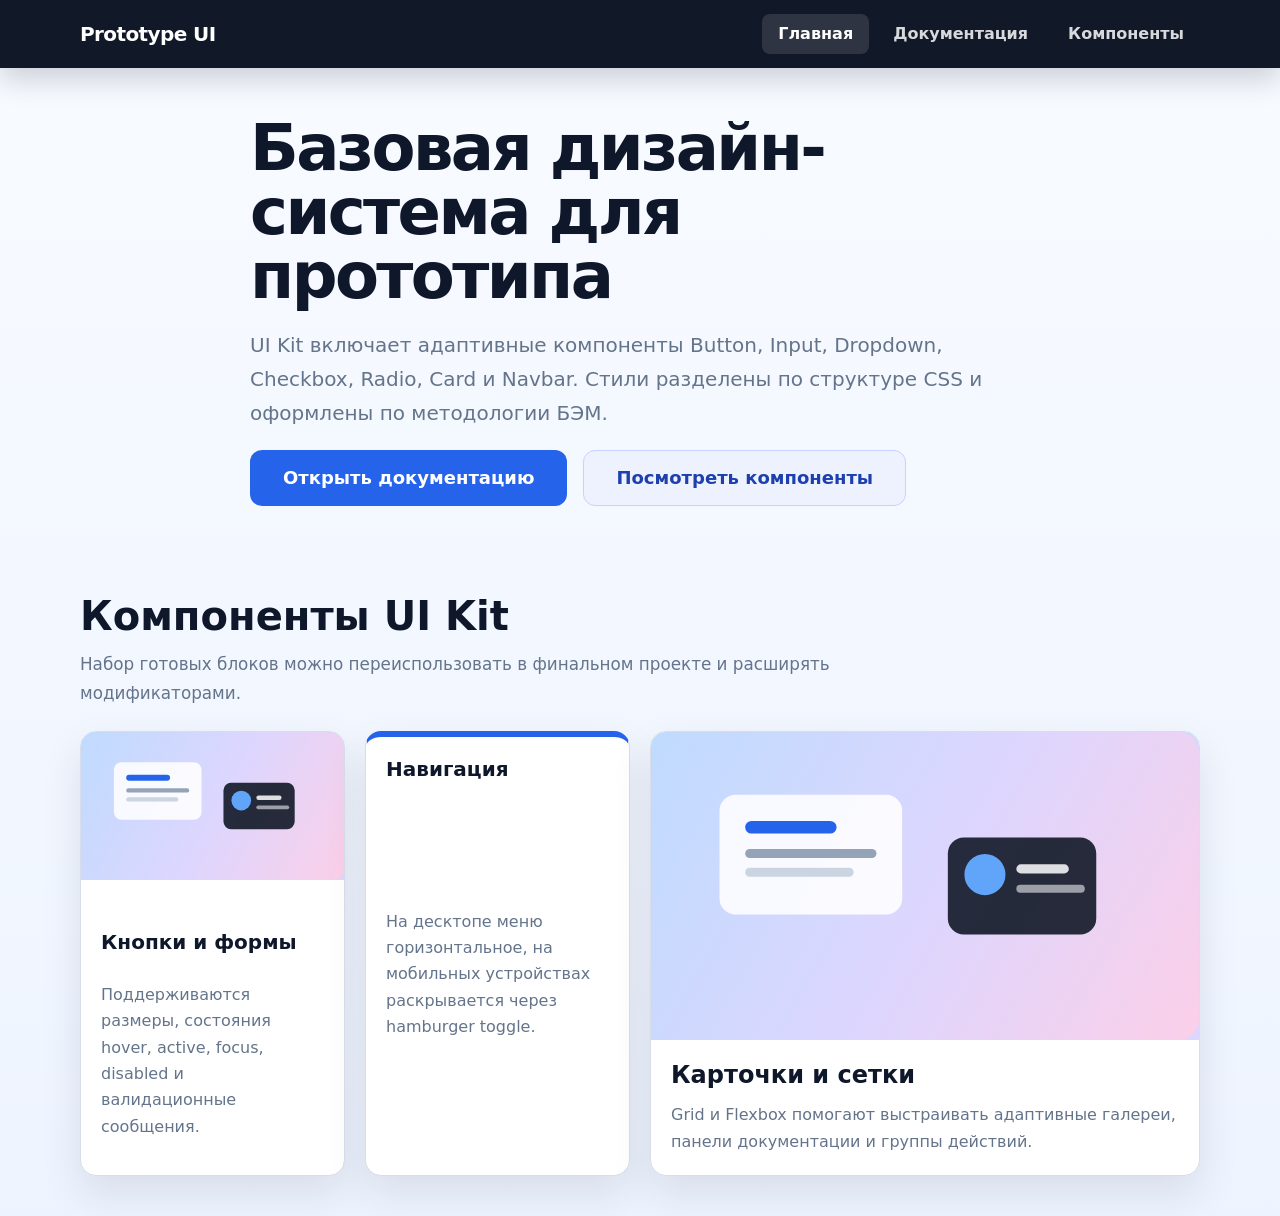
<file: index.html>
<!doctype html>
<html lang="ru">
  <head>
    <meta charset="utf-8">
    <meta name="viewport" content="width=device-width, initial-scale=1">
    <title>UI Kit для итогового проекта</title>
    <link rel="stylesheet" href="css/main.css">
  </head>
  <body class="page">
    <header class="navbar">
      <div class="navbar__inner container">
        <a class="navbar__brand" href="index.html">Prototype UI</a>
        <input class="navbar__toggle" type="checkbox" id="navbar-toggle" aria-label="Открыть меню">
        <label class="navbar__burger" for="navbar-toggle" aria-hidden="true"><span class="navbar__burger-line"></span></label>
        <nav class="navbar__menu" aria-label="Основная навигация">
          <a class="navbar__link navbar__link--active" href="index.html">Главная</a>
          <a class="navbar__link" href="docs.html">Документация</a>
          <a class="navbar__link" href="#components">Компоненты</a>
        </nav>
      </div>
    </header>

    <main>
      <section class="hero">
        <div class="container hero__content">
          <h1 class="hero__title">Базовая дизайн-система для прототипа</h1>
          <p class="hero__text">UI Kit включает адаптивные компоненты Button, Input, Dropdown, Checkbox, Radio, Card и Navbar. Стили разделены по структуре CSS и оформлены по методологии БЭМ.</p>
          <div class="stack">
            <a class="button button--primary button--large" href="docs.html">Открыть документацию</a>
            <a class="button button--secondary button--large" href="#components">Посмотреть компоненты</a>
          </div>
        </div>
      </section>

      <section class="section" id="components">
        <div class="container">
          <div class="section__header">
            <h2 class="section__title">Компоненты UI Kit</h2>
            <p class="section__description">Набор готовых блоков можно переиспользовать в финальном проекте и расширять модификаторами.</p>
          </div>
          <div class="grid grid--cards">
            <article class="card card--medium">
              <img class="card__image" src="assets/card-gradient.svg" alt="Абстрактная иллюстрация компонента">
              <div class="card__body">
                <h3 class="card__title">Кнопки и формы</h3>
                <p class="card__text">Поддерживаются размеры, состояния hover, active, focus, disabled и валидационные сообщения.</p>
              </div>
            </article>
            <article class="card card--without-image card--medium">
              <div class="card__body">
                <h3 class="card__title">Навигация</h3>
                <p class="card__text">На десктопе меню горизонтальное, на мобильных устройствах раскрывается через hamburger toggle.</p>
              </div>
            </article>
            <article class="card card--large">
              <img class="card__image" src="assets/card-gradient.svg" alt="Пример карточки UI Kit">
              <div class="card__body">
                <h3 class="card__title">Карточки и сетки</h3>
                <p class="card__text">Grid и Flexbox помогают выстраивать адаптивные галереи, панели документации и группы действий.</p>
              </div>
            </article>
          </div>
        </div>
      </section>
    </main>
  </body>
</html>
</file>
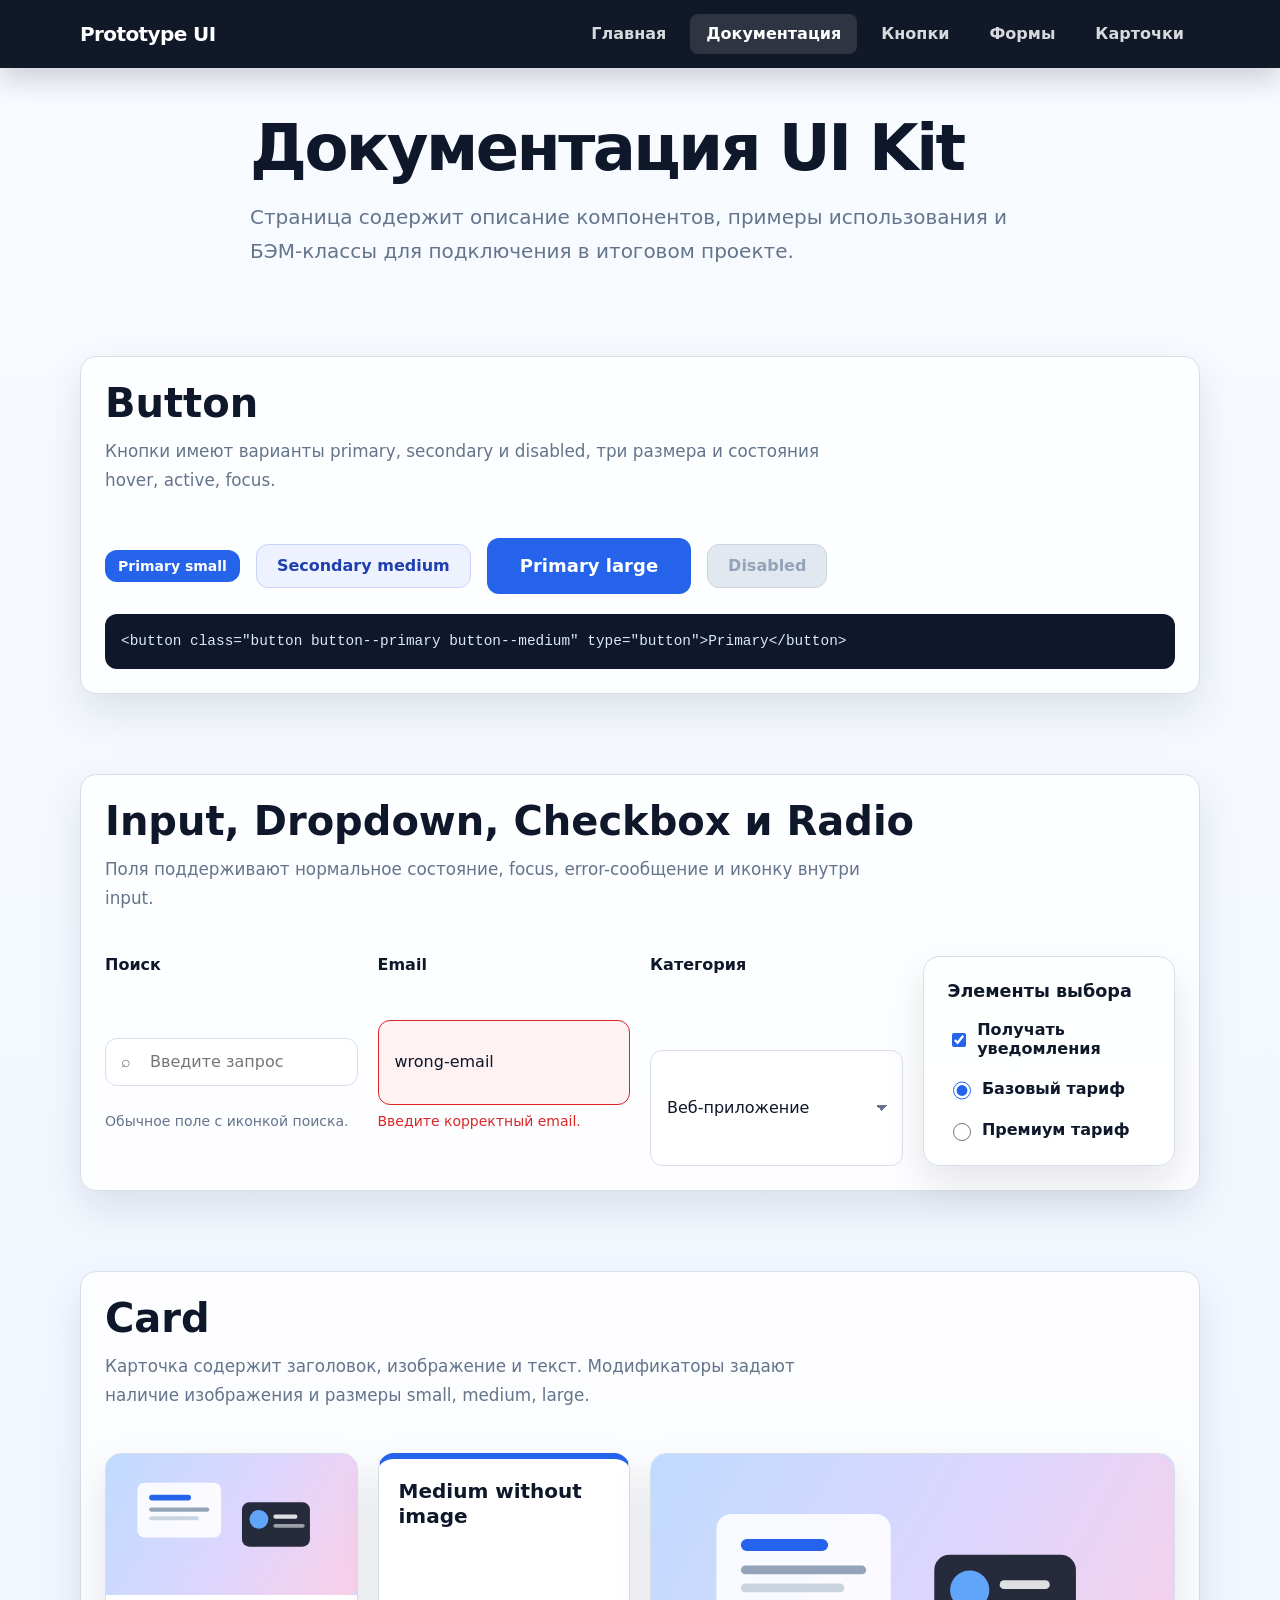
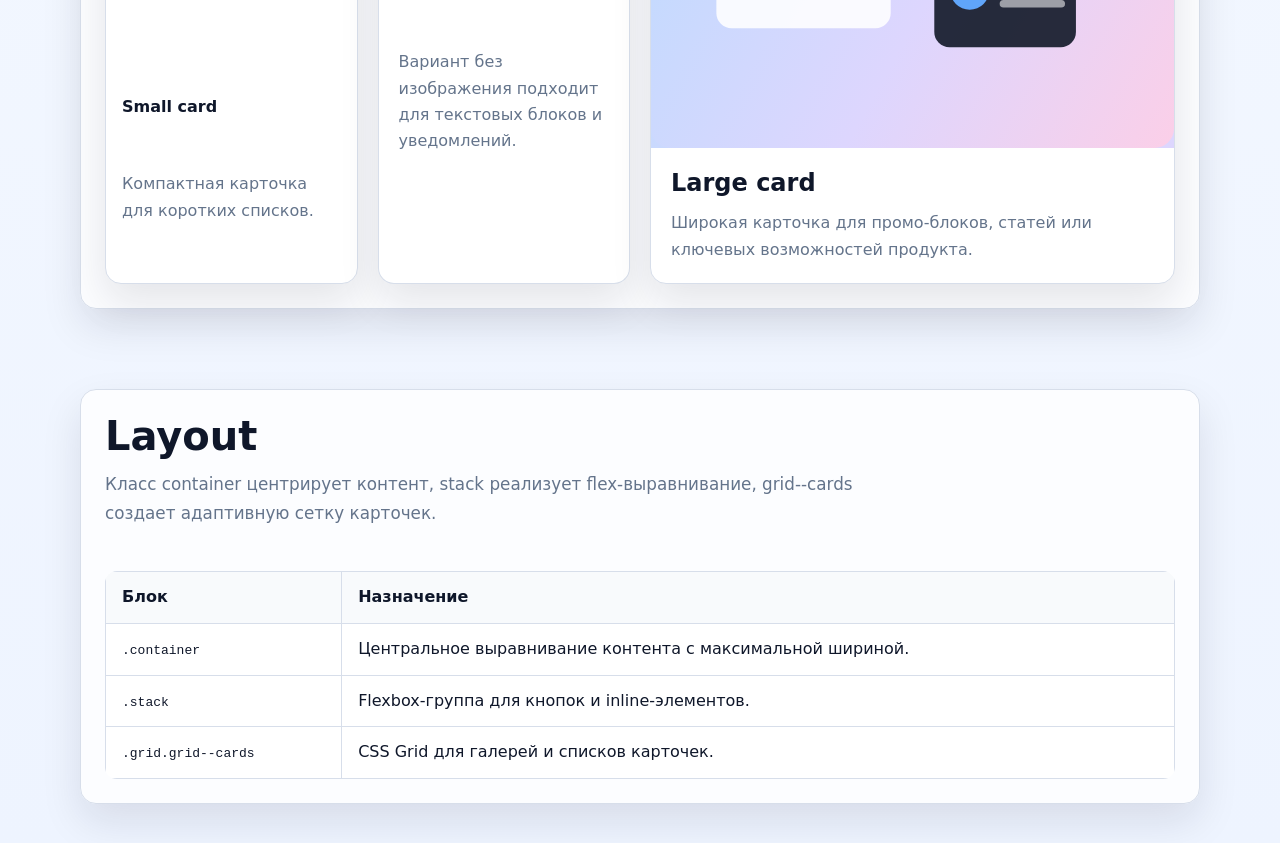
<file: docs.html>
<!doctype html>
<html lang="ru">
  <head>
    <meta charset="utf-8">
    <meta name="viewport" content="width=device-width, initial-scale=1">
    <title>Документация UI Kit</title>
    <link rel="stylesheet" href="css/main.css">
  </head>
  <body class="page">
    <header class="navbar">
      <div class="navbar__inner container">
        <a class="navbar__brand" href="index.html">Prototype UI</a>
        <input class="navbar__toggle" type="checkbox" id="navbar-toggle" aria-label="Открыть меню">
        <label class="navbar__burger" for="navbar-toggle" aria-hidden="true"><span class="navbar__burger-line"></span></label>
        <nav class="navbar__menu" aria-label="Основная навигация">
          <a class="navbar__link" href="index.html">Главная</a>
          <a class="navbar__link navbar__link--active" href="docs.html">Документация</a>
          <a class="navbar__link" href="#buttons">Кнопки</a>
          <a class="navbar__link" href="#forms">Формы</a>
          <a class="navbar__link" href="#cards">Карточки</a>
        </nav>
      </div>
    </header>

    <main>
      <section class="hero">
        <div class="container hero__content">
          <h1 class="hero__title">Документация UI Kit</h1>
          <p class="hero__text">Страница содержит описание компонентов, примеры использования и БЭМ-классы для подключения в итоговом проекте.</p>
        </div>
      </section>

      <section class="section" id="buttons">
        <div class="container demo-panel">
          <div class="section__header">
            <h2 class="section__title">Button</h2>
            <p class="section__description">Кнопки имеют варианты primary, secondary и disabled, три размера и состояния hover, active, focus.</p>
          </div>
          <div class="stack" aria-label="Примеры вариантов кнопок">
            <button class="button button--primary button--small" type="button">Primary small</button>
            <button class="button button--secondary button--medium" type="button">Secondary medium</button>
            <button class="button button--primary button--large" type="button">Primary large</button>
            <button class="button button--disabled button--medium" type="button" disabled>Disabled</button>
          </div>
          <code class="code">&lt;button class="button button--primary button--medium" type="button"&gt;Primary&lt;/button&gt;</code>
        </div>
      </section>

      <section class="section" id="forms">
        <div class="container demo-panel">
          <div class="section__header">
            <h2 class="section__title">Input, Dropdown, Checkbox и Radio</h2>
            <p class="section__description">Поля поддерживают нормальное состояние, focus, error-сообщение и иконку внутри input.</p>
          </div>
          <div class="grid grid--cards">
            <label class="form-field">
              <span class="form-field__label">Поиск</span>
              <span class="form-field__control">
                <span class="form-field__icon" aria-hidden="true">⌕</span>
                <input class="form-field__input form-field__input--with-icon" type="search" placeholder="Введите запрос">
              </span>
              <span class="form-field__message">Обычное поле с иконкой поиска.</span>
            </label>

            <label class="form-field form-field--error">
              <span class="form-field__label">Email</span>
              <input class="form-field__input form-field__input--error" type="email" value="wrong-email" aria-describedby="email-error">
              <span class="form-field__message form-field__message--error" id="email-error">Введите корректный email.</span>
            </label>

            <label class="dropdown">
              <span class="dropdown__label">Категория</span>
              <select class="dropdown__select">
                <option>Веб-приложение</option>
                <option>Мобильный прототип</option>
                <option>Админ-панель</option>
              </select>
            </label>

            <div class="demo-panel" aria-label="Примеры выбора">
              <h3 class="demo-panel__title">Элементы выбора</h3>
              <label class="choice">
                <input class="choice__input" type="checkbox" checked>
                <span class="choice__label">Получать уведомления</span>
              </label>
              <label class="choice">
                <input class="choice__input" type="radio" name="tariff" checked>
                <span class="choice__label">Базовый тариф</span>
              </label>
              <label class="choice">
                <input class="choice__input" type="radio" name="tariff">
                <span class="choice__label">Премиум тариф</span>
              </label>
            </div>
          </div>
        </div>
      </section>

      <section class="section" id="cards">
        <div class="container demo-panel">
          <div class="section__header">
            <h2 class="section__title">Card</h2>
            <p class="section__description">Карточка содержит заголовок, изображение и текст. Модификаторы задают наличие изображения и размеры small, medium, large.</p>
          </div>
          <div class="grid grid--cards">
            <article class="card card--small">
              <img class="card__image" src="assets/card-gradient.svg" alt="Градиентная иллюстрация">
              <div class="card__body">
                <h3 class="card__title">Small card</h3>
                <p class="card__text">Компактная карточка для коротких списков.</p>
              </div>
            </article>
            <article class="card card--without-image card--medium">
              <div class="card__body">
                <h3 class="card__title">Medium without image</h3>
                <p class="card__text">Вариант без изображения подходит для текстовых блоков и уведомлений.</p>
              </div>
            </article>
            <article class="card card--large">
              <img class="card__image" src="assets/card-gradient.svg" alt="Большая иллюстрация карточки">
              <div class="card__body">
                <h3 class="card__title">Large card</h3>
                <p class="card__text">Широкая карточка для промо-блоков, статей или ключевых возможностей продукта.</p>
              </div>
            </article>
          </div>
        </div>
      </section>

      <section class="section" id="layout">
        <div class="container demo-panel">
          <div class="section__header">
            <h2 class="section__title">Layout</h2>
            <p class="section__description">Класс container центрирует контент, stack реализует flex-выравнивание, grid--cards создает адаптивную сетку карточек.</p>
          </div>
          <table class="table">
            <thead>
              <tr>
                <th>Блок</th>
                <th>Назначение</th>
              </tr>
            </thead>
            <tbody>
              <tr>
                <td><code>.container</code></td>
                <td>Центральное выравнивание контента с максимальной шириной.</td>
              </tr>
              <tr>
                <td><code>.stack</code></td>
                <td>Flexbox-группа для кнопок и inline-элементов.</td>
              </tr>
              <tr>
                <td><code>.grid.grid--cards</code></td>
                <td>CSS Grid для галерей и списков карточек.</td>
              </tr>
            </tbody>
          </table>
        </div>
      </section>
    </main>
  </body>
</html>
</file>
<file: css/main.css>
@import url("./variables.css");
@import url("./base/reset.css");
@import url("./base/normalize.css");
@import url("./layout/layout.css");
@import url("./components/buttons.css");
@import url("./components/forms.css");
@import url("./components/cards.css");
@import url("./components/navbar.css");

.code {
  display: block;
  overflow-x: auto;
  padding: var(--space-4);
  border-radius: var(--radius-md);
  background: #0f172a;
  color: #dbeafe;
  font-family: "SFMono-Regular", Consolas, "Liberation Mono", monospace;
  font-size: 0.9rem;
  line-height: 1.6;
}

.table {
  width: 100%;
  border-collapse: collapse;
  overflow: hidden;
  border-radius: var(--radius-md);
  background: var(--color-surface);
}

.table th,
.table td {
  padding: var(--space-4);
  border: 1px solid var(--color-border);
  text-align: left;
  vertical-align: top;
}

.table th {
  background: var(--color-surface-muted);
}
</file>
